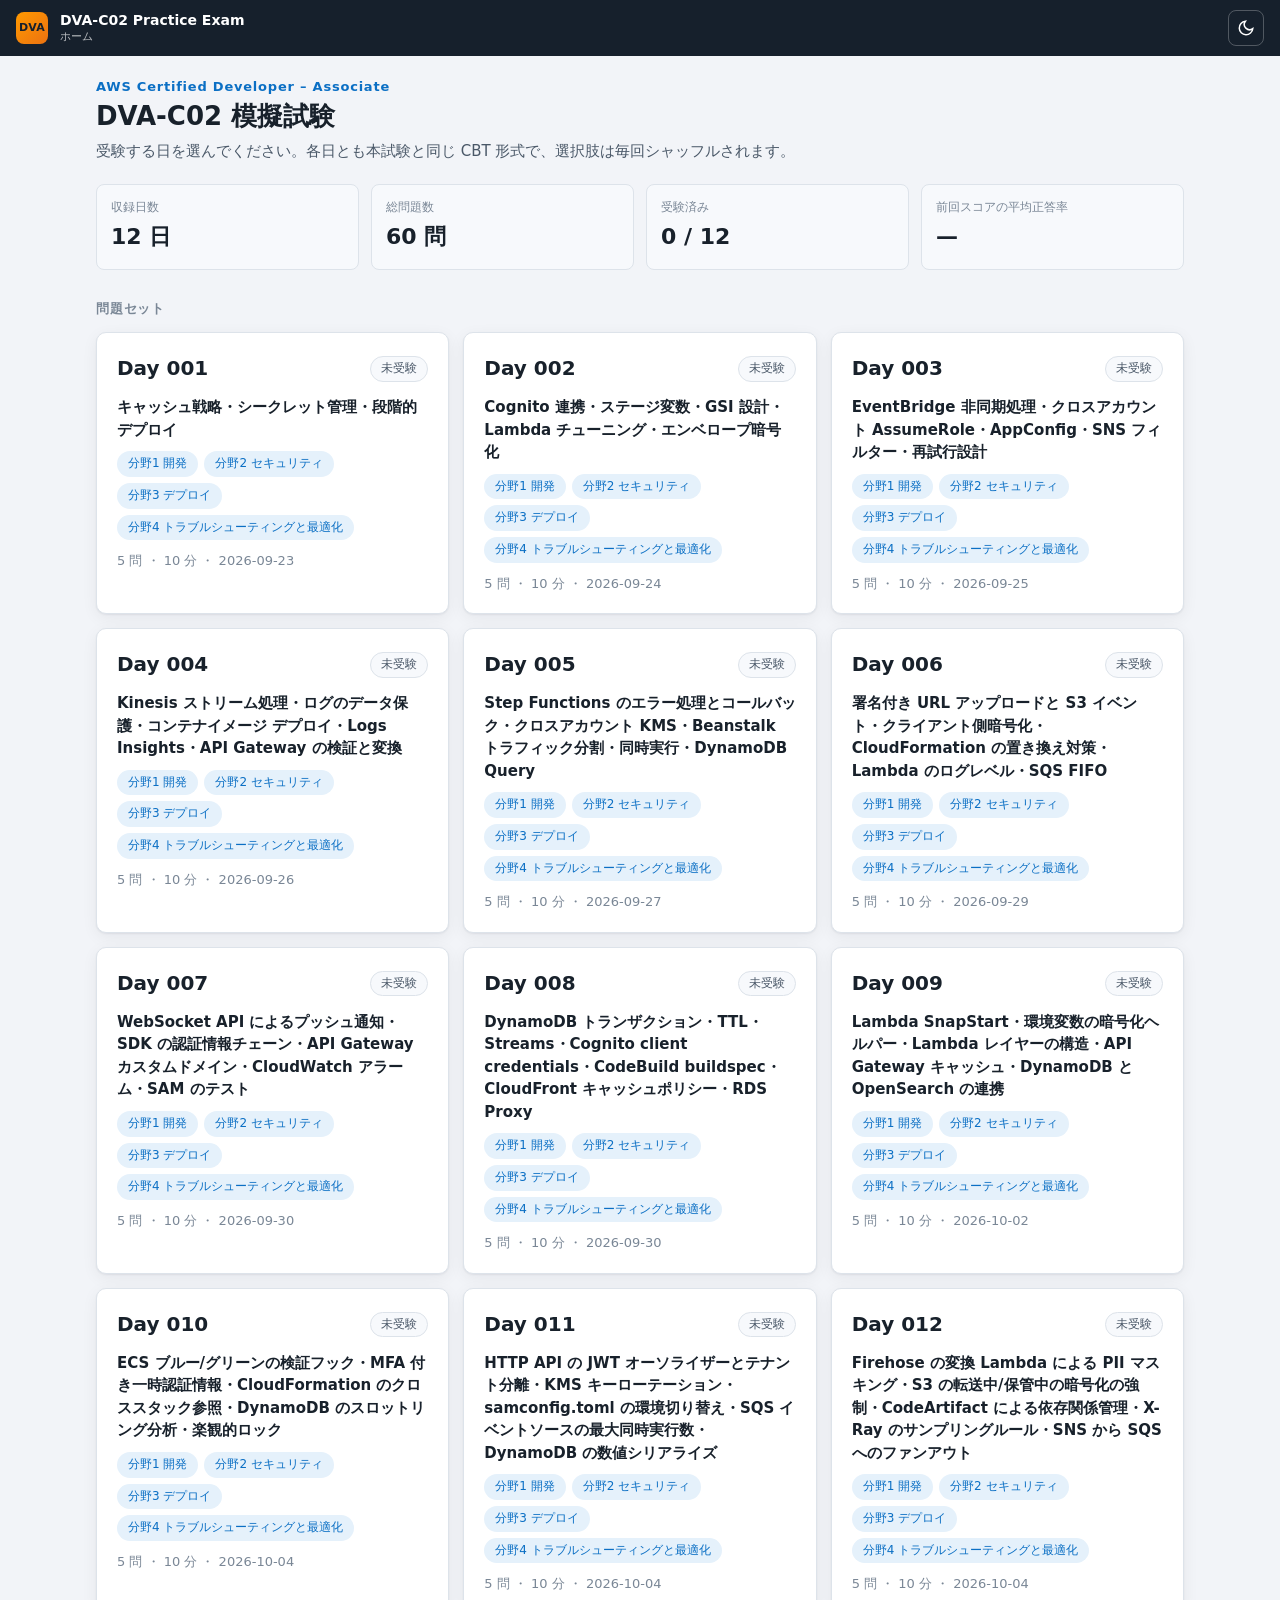
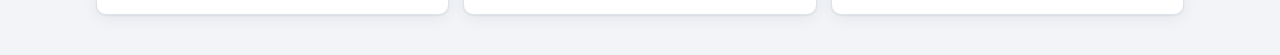
<file: index.html>
<!DOCTYPE html>
<html lang="ja">
<head>
<meta charset="UTF-8">
<meta name="viewport" content="width=device-width, initial-scale=1">
<title>DVA-C02 模擬試験</title>
<link rel="stylesheet" href="assets/css/app.css">
<script>
  /* 保存済みテーマを描画前に適用（ちらつき防止） */
  try { var t = localStorage.getItem("dva-theme"); if (t) document.documentElement.dataset.theme = JSON.parse(t); } catch (e) {}
</script>
</head>
<body>

<header class="appbar">
  <a class="appbar__home" href="#/" aria-label="ホームへ">
    <span class="appbar__logo" aria-hidden="true">DVA</span>
    <span class="appbar__title">
      <strong>DVA-C02 Practice Exam</strong>
      <span id="appDay">ホーム</span>
    </span>
  </a>
  <div class="appbar__spacer"></div>
  <div class="appbar__progress" id="examStatus" hidden>
    <span class="label" id="progressText"></span>
    <span class="bar"><i id="progressBar"></i></span>
    <span class="timer" id="timer">
      <svg viewBox="0 0 24 24" fill="none" stroke="currentColor" stroke-width="2" aria-hidden="true"><circle cx="12" cy="13" r="8"/><path d="M12 9v4l2.5 2.5M9 2h6"/></svg>
      <span id="timerText">00:00</span>
    </span>
  </div>
  <button class="icon-btn" id="themeBtn" type="button" aria-label="ライト/ダーク表示を切り替え">
    <svg viewBox="0 0 24 24" fill="none" stroke="currentColor" stroke-width="2" aria-hidden="true"><path d="M21 12.8A9 9 0 1 1 11.2 3a7 7 0 0 0 9.8 9.8z"/></svg>
  </button>
</header>

<main class="app">

  <!-- ===== ホーム画面 ===== -->
  <section class="view home" id="view-home" hidden>
    <div class="home__head">
      <div class="hero__eyebrow">AWS Certified Developer – Associate</div>
      <h1>DVA-C02 模擬試験</h1>
      <p>受験する日を選んでください。各日とも本試験と同じ CBT 形式で、選択肢は毎回シャッフルされます。</p>
    </div>
    <div class="stats">
      <div class="stat"><div class="stat__label">収録日数</div><div class="stat__value" id="homeDays">—</div></div>
      <div class="stat"><div class="stat__label">総問題数</div><div class="stat__value" id="homeQuestions">—</div></div>
      <div class="stat"><div class="stat__label">受験済み</div><div class="stat__value" id="homeTaken">—</div></div>
      <div class="stat"><div class="stat__label">前回スコアの平均正答率</div><div class="stat__value" id="homeRate">—</div></div>
    </div>
    <h2 class="section-title">問題セット</h2>
    <div class="days" id="dayList"></div>
  </section>

  <!-- ===== 開始画面 ===== -->
  <section class="view" id="view-start" hidden>
    <div class="card hero">
      <div>
        <a class="backlink" href="#/">
          <svg viewBox="0 0 24 24" fill="none" stroke="currentColor" stroke-width="2" aria-hidden="true"><path d="M15 18l-6-6 6-6"/></svg>ホームへ戻る
        </a>
        <h1 id="startTitle">模擬試験</h1>
        <p class="hero__lead" id="startSubtitle"></p>
      </div>
      <div class="stats">
        <div class="stat"><div class="stat__label">問題数</div><div class="stat__value" id="statCount">—</div></div>
        <div class="stat"><div class="stat__label">制限時間</div><div class="stat__value" id="statTime">—</div></div>
        <div class="stat"><div class="stat__label">複数選択問題</div><div class="stat__value" id="statMulti">—</div></div>
        <div class="stat"><div class="stat__label">前回のスコア（<span id="statLastDate">未受験</span>）</div><div class="stat__value" id="statLast">—</div></div>
      </div>
      <div class="chips" id="startDomains"></div>
      <ul class="rules">
        <li>複数選択問題は、指定された数だけ選択してください。指定数に達するとそれ以上は選べません。</li>
        <li>後で確認したい問題には「見直し」フラグを付けられます。問題パレットで状態を確認できます。</li>
        <li>採点は完全一致のみ（部分点なし）です。合格ラインの目安は 72%（本試験のスケールスコア 720 相当）です。</li>
        <li>時間切れになると自動的に採点されます。</li>
      </ul>
      <p class="kbd-hint">ショートカット: <kbd>1</kbd>〜<kbd>7</kbd> / <kbd>A</kbd>〜<kbd>G</kbd> 選択　<kbd>←</kbd><kbd>→</kbd> 前後の問題　<kbd>F</kbd> 見直し</p>
      <div><button class="btn btn--primary btn--lg" id="startBtn" type="button">試験を開始する</button></div>
    </div>
  </section>

  <!-- ===== 試験画面 ===== -->
  <section class="view exam" id="view-exam" hidden>
    <aside class="card qnav" aria-label="問題パレット">
      <div class="qnav__title">問題パレット</div>
      <ol class="qnav__list" id="qnavList"></ol>
      <div class="legend">
        <span><i></i>未回答</span>
        <span><i class="a"></i>回答済み</span>
        <span><i class="f"></i>見直し</span>
      </div>
      <button class="btn btn--block" id="finishBtnSide" type="button">試験を終了</button>
    </aside>

    <article class="card question">
      <header class="question__head">
        <span class="question__no" id="qNo"></span>
        <span class="chips" id="qChips"></span>
      </header>
      <div class="prose" id="qText"></div>
      <p class="question__instruction" id="qInstruction"></p>
      <div class="options" id="qOptions"></div>
    </article>
  </section>

  <!-- ===== 結果画面 ===== -->
  <section class="view result" id="view-result" hidden>
    <div class="card summary">
      <div class="ring" id="scoreRing">
        <div class="ring__label"><strong id="scoreValue">0/0</strong><span id="scoreRate">0%</span></div>
      </div>
      <div>
        <p class="verdict" id="verdict"></p>
        <p class="summary__meta" id="summaryMeta"></p>
        <div class="domains" id="domainBars"></div>
        <div class="summary__actions">
          <button class="btn btn--primary" id="retryBtn" type="button">もう一度解く（再シャッフル）</button>
          <a class="btn" href="#/">ホームへ戻る</a>
        </div>
      </div>
    </div>

    <div class="tabs" role="tablist" aria-label="解説の絞り込み">
      <button class="tab is-active" type="button" role="tab" data-filter="all">すべて<span class="count"></span></button>
      <button class="tab" type="button" role="tab" data-filter="wrong">不正解<span class="count"></span></button>
      <button class="tab" type="button" role="tab" data-filter="flagged">見直し<span class="count"></span></button>
    </div>
    <div class="reviews" id="reviewList"></div>
  </section>
</main>

<!-- ===== 下部アクションバー ===== -->
<nav class="actionbar" id="actionbar" hidden>
  <div class="actionbar__inner">
    <button class="btn" id="prevBtn" type="button">
      <svg viewBox="0 0 24 24" fill="none" stroke="currentColor" stroke-width="2" aria-hidden="true"><path d="M15 18l-6-6 6-6"/></svg>
      <span class="label">前へ</span>
    </button>
    <button class="btn" id="flagBtn" type="button" aria-pressed="false">
      <svg viewBox="0 0 24 24" fill="none" stroke="currentColor" stroke-width="2" aria-hidden="true"><path d="M5 21V4h11l-1.5 4L16 12H5"/></svg>
      <span class="label" id="flagLabel">見直し</span>
    </button>
    <span class="actionbar__spacer"></span>
    <span class="actionbar__status" id="actionStatus"></span>
    <span class="actionbar__spacer"></span>
    <button class="btn" id="nextBtn" type="button">
      <span class="label">次へ</span>
      <svg viewBox="0 0 24 24" fill="none" stroke="currentColor" stroke-width="2" aria-hidden="true"><path d="M9 18l6-6-6-6"/></svg>
    </button>
    <button class="btn btn--primary" id="finishBtn" type="button">終了</button>
  </div>
</nav>

<!-- ===== モーダル / トースト ===== -->
<div class="overlay" id="overlay" role="dialog" aria-modal="true" aria-labelledby="modalTitle" hidden>
  <div class="card modal">
    <h2 id="modalTitle"></h2>
    <div id="modalBody"></div>
    <div class="modal__actions">
      <button class="btn" id="modalCancel" type="button">キャンセル</button>
      <button class="btn btn--primary" id="modalOk" type="button">OK</button>
    </div>
  </div>
</div>
<div class="toast" id="toast" role="status" hidden></div>

<!-- 収録日の一覧（各日の問題データは app.js が data/dayXXX.js を動的に読み込む） -->
<script src="data/days.js"></script>
<script src="assets/js/app.js"></script>
</body>
</html>
</file>
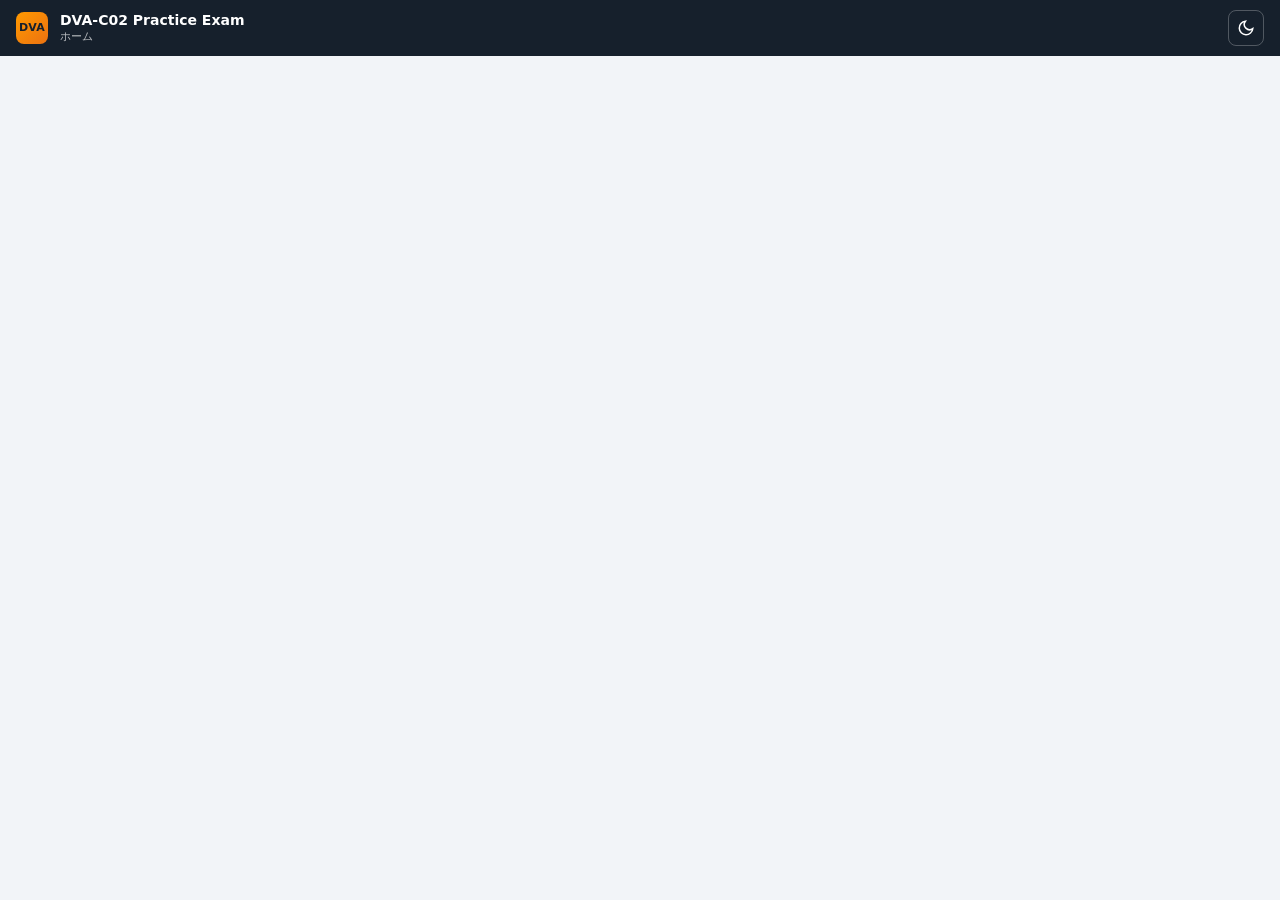
<file: day001.html>
<!DOCTYPE html>
<html lang="ja">
<head>
<meta charset="UTF-8">
<meta name="viewport" content="width=device-width, initial-scale=1">
<title>DVA-C02 模擬試験 Day 001</title>
<link rel="stylesheet" href="assets/css/app.css">
<script>
  /* 保存済みテーマを描画前に適用（ちらつき防止） */
  try { var t = localStorage.getItem("dva-theme"); if (t) document.documentElement.dataset.theme = JSON.parse(t); } catch (e) {}
</script>
</head>
<body>

<header class="appbar">
  <div class="appbar__logo" aria-hidden="true">DVA</div>
  <div class="appbar__title">
    <strong>DVA-C02 Practice Exam</strong>
    <span id="appDay">Day</span>
  </div>
  <div class="appbar__spacer"></div>
  <div class="appbar__progress" id="examStatus" hidden>
    <span class="label" id="progressText"></span>
    <span class="bar"><i id="progressBar"></i></span>
    <span class="timer" id="timer">
      <svg viewBox="0 0 24 24" fill="none" stroke="currentColor" stroke-width="2" aria-hidden="true"><circle cx="12" cy="13" r="8"/><path d="M12 9v4l2.5 2.5M9 2h6"/></svg>
      <span id="timerText">00:00</span>
    </span>
  </div>
  <button class="icon-btn" id="themeBtn" type="button" aria-label="ライト/ダーク表示を切り替え">
    <svg viewBox="0 0 24 24" fill="none" stroke="currentColor" stroke-width="2" aria-hidden="true"><path d="M21 12.8A9 9 0 1 1 11.2 3a7 7 0 0 0 9.8 9.8z"/></svg>
  </button>
</header>

<main class="app">

  <!-- ===== 開始画面 ===== -->
  <section class="view" id="view-start" hidden>
    <div class="card hero">
      <div>
        <div class="hero__eyebrow">AWS Certified Developer – Associate</div>
        <h1 id="startTitle">模擬試験</h1>
        <p class="hero__lead">本試験と同じ CBT 形式です。選択肢の順序は開始するたびにシャッフルされます。</p>
      </div>
      <div class="stats">
        <div class="stat"><div class="stat__label">問題数</div><div class="stat__value" id="statCount">—</div></div>
        <div class="stat"><div class="stat__label">制限時間</div><div class="stat__value" id="statTime">—</div></div>
        <div class="stat"><div class="stat__label">複数選択問題</div><div class="stat__value" id="statMulti">—</div></div>
        <div class="stat"><div class="stat__label">前回のスコア（<span id="statLastDate">未受験</span>）</div><div class="stat__value" id="statLast">—</div></div>
      </div>
      <div class="chips" id="startDomains"></div>
      <ul class="rules">
        <li>複数選択問題は、指定された数だけ選択してください。指定数に達するとそれ以上は選べません。</li>
        <li>後で確認したい問題には「見直し」フラグを付けられます。左の問題パレットで状態を確認できます。</li>
        <li>採点は完全一致のみ（部分点なし）です。合格ラインの目安は 72%（本試験のスケールスコア 720 相当）です。</li>
        <li>時間切れになると自動的に採点されます。</li>
      </ul>
      <p class="kbd-hint">ショートカット: <kbd>1</kbd>〜<kbd>7</kbd> / <kbd>A</kbd>〜<kbd>G</kbd> 選択　<kbd>←</kbd><kbd>→</kbd> 前後の問題　<kbd>F</kbd> 見直し</p>
      <div><button class="btn btn--primary btn--lg" id="startBtn" type="button">試験を開始する</button></div>
    </div>
  </section>

  <!-- ===== 試験画面 ===== -->
  <section class="view exam" id="view-exam" hidden>
    <aside class="card qnav" aria-label="問題パレット">
      <div class="qnav__title">問題パレット</div>
      <ol class="qnav__list" id="qnavList"></ol>
      <div class="legend">
        <span><i></i>未回答</span>
        <span><i class="a"></i>回答済み</span>
        <span><i class="f"></i>見直し</span>
      </div>
      <button class="btn btn--block" id="finishBtnSide" type="button">試験を終了</button>
    </aside>

    <article class="card question">
      <header class="question__head">
        <span class="question__no" id="qNo"></span>
        <span class="chips" id="qChips"></span>
      </header>
      <div class="prose" id="qText"></div>
      <p class="question__instruction" id="qInstruction"></p>
      <div class="options" id="qOptions"></div>
    </article>
  </section>

  <!-- ===== 結果画面 ===== -->
  <section class="view result" id="view-result" hidden>
    <div class="card summary">
      <div class="ring" id="scoreRing">
        <div class="ring__label"><strong id="scoreValue">0/0</strong><span id="scoreRate">0%</span></div>
      </div>
      <div>
        <p class="verdict" id="verdict"></p>
        <p class="summary__meta" id="summaryMeta"></p>
        <div class="domains" id="domainBars"></div>
        <div class="summary__actions">
          <button class="btn btn--primary" id="retryBtn" type="button">もう一度解く（再シャッフル）</button>
          <button class="btn" id="homeBtn" type="button">スタート画面へ</button>
        </div>
      </div>
    </div>

    <div class="tabs" role="tablist" aria-label="解説の絞り込み">
      <button class="tab is-active" type="button" role="tab" data-filter="all">すべて<span class="count"></span></button>
      <button class="tab" type="button" role="tab" data-filter="wrong">不正解<span class="count"></span></button>
      <button class="tab" type="button" role="tab" data-filter="flagged">見直し<span class="count"></span></button>
    </div>
    <div class="reviews" id="reviewList"></div>
  </section>
</main>

<!-- ===== 下部アクションバー ===== -->
<nav class="actionbar" id="actionbar" hidden>
  <div class="actionbar__inner">
    <button class="btn" id="prevBtn" type="button">
      <svg viewBox="0 0 24 24" fill="none" stroke="currentColor" stroke-width="2" aria-hidden="true"><path d="M15 18l-6-6 6-6"/></svg>
      <span class="label">前へ</span>
    </button>
    <button class="btn" id="flagBtn" type="button" aria-pressed="false">
      <svg viewBox="0 0 24 24" fill="none" stroke="currentColor" stroke-width="2" aria-hidden="true"><path d="M5 21V4h11l-1.5 4L16 12H5"/></svg>
      <span class="label" id="flagLabel">見直し</span>
    </button>
    <span class="actionbar__spacer"></span>
    <span class="actionbar__status" id="actionStatus"></span>
    <span class="actionbar__spacer"></span>
    <button class="btn" id="nextBtn" type="button">
      <span class="label">次へ</span>
      <svg viewBox="0 0 24 24" fill="none" stroke="currentColor" stroke-width="2" aria-hidden="true"><path d="M9 18l6-6-6-6"/></svg>
    </button>
    <button class="btn btn--primary" id="finishBtn" type="button">終了</button>
  </div>
</nav>

<!-- ===== モーダル / トースト ===== -->
<div class="overlay" id="overlay" role="dialog" aria-modal="true" aria-labelledby="modalTitle" hidden>
  <div class="card modal">
    <h2 id="modalTitle"></h2>
    <div id="modalBody"></div>
    <div class="modal__actions">
      <button class="btn" id="modalCancel" type="button">キャンセル</button>
      <button class="btn btn--primary" id="modalOk" type="button">OK</button>
    </div>
  </div>
</div>
<div class="toast" id="toast" role="status" hidden></div>

<script src="data/day001.js"></script>
<script src="assets/js/app.js"></script>
</body>
</html>
</file>
<file: assets/css/app.css>
/* =========================================================
 *  DVA-C02 模擬試験アプリ 共通スタイル
 * ========================================================= */

/* ---------- デザイントークン ---------- */
:root {
  --bg: #f2f4f8;
  --surface: #ffffff;
  --surface-2: #f7f9fc;
  --ink: #18212b;
  --ink-2: #4a5868;
  --muted: #7a8796;
  --line: #dde3ea;
  --brand: #16202c;
  --brand-ink: #ffffff;
  --accent: #0b6fc4;
  --accent-ink: #ffffff;
  --accent-soft: #e5f1fb;
  --flag: #b86e00;
  --flag-soft: #fdf1de;
  --ok: #1a7c3a;
  --ok-soft: #e3f3e8;
  --ng: #b3261e;
  --ng-soft: #fbe8e6;
  --code-bg: #f3f5f8;
  --shadow: 0 1px 2px rgba(16, 24, 40, .06), 0 4px 16px rgba(16, 24, 40, .06);
  --radius: 10px;
  --appbar-h: 56px;
  --actionbar-h: 64px;
  color-scheme: light;
}
@media (prefers-color-scheme: dark) {
  :root:not([data-theme="light"]) {
    --bg: #0f1318; --surface: #181e26; --surface-2: #1d252f; --ink: #e4e9ef; --ink-2: #b4c0cc;
    --muted: #8795a4; --line: #2b3542; --brand: #0a0e13; --accent: #5aa9ec; --accent-ink: #0b1520;
    --accent-soft: #19314a; --flag: #f0a53a; --flag-soft: #3a2a12; --ok: #5cc27d; --ok-soft: #15301f;
    --ng: #ef7b73; --ng-soft: #3a1d1b; --code-bg: #10151b;
    --shadow: 0 1px 2px rgba(0, 0, 0, .3), 0 4px 16px rgba(0, 0, 0, .25);
    color-scheme: dark;
  }
}
:root[data-theme="dark"] {
  --bg: #0f1318; --surface: #181e26; --surface-2: #1d252f; --ink: #e4e9ef; --ink-2: #b4c0cc;
  --muted: #8795a4; --line: #2b3542; --brand: #0a0e13; --accent: #5aa9ec; --accent-ink: #0b1520;
  --accent-soft: #19314a; --flag: #f0a53a; --flag-soft: #3a2a12; --ok: #5cc27d; --ok-soft: #15301f;
  --ng: #ef7b73; --ng-soft: #3a1d1b; --code-bg: #10151b;
  --shadow: 0 1px 2px rgba(0, 0, 0, .3), 0 4px 16px rgba(0, 0, 0, .25);
  color-scheme: dark;
}

/* ---------- ベース ---------- */
*, *::before, *::after { box-sizing: border-box; }
html, body { margin: 0; }
[hidden] { display: none !important; }
body {
  background: var(--bg);
  color: var(--ink);
  font-family: "Hiragino Sans", "Noto Sans JP", "Yu Gothic UI", system-ui, sans-serif;
  font-size: 15px;
  line-height: 1.75;
  -webkit-font-smoothing: antialiased;
}
a { color: var(--accent); }
code, pre { font-family: "SFMono-Regular", Menlo, Consolas, monospace; }
:not(pre) > code { background: var(--code-bg); border: 1px solid var(--line); padding: 0 4px; border-radius: 4px; font-size: .9em; }
pre {
  background: var(--code-bg); border: 1px solid var(--line); border-radius: 8px;
  padding: 12px 14px; margin: 10px 0 0; overflow-x: auto;
  font-size: 12.5px; line-height: 1.6;
}
:focus-visible { outline: 2px solid var(--accent); outline-offset: 2px; }

/* ---------- ボタン ---------- */
.btn {
  display: inline-flex; align-items: center; justify-content: center; gap: 6px;
  min-height: 40px; padding: 0 16px;
  font: inherit; font-size: 14px; font-weight: 600;
  color: var(--ink); background: var(--surface);
  border: 1px solid var(--line); border-radius: 8px;
  cursor: pointer; transition: background .15s, border-color .15s, color .15s;
}
.btn:hover:not(:disabled) { border-color: var(--accent); }
.btn:disabled { opacity: .45; cursor: not-allowed; }
.btn--primary { background: var(--accent); border-color: var(--accent); color: var(--accent-ink); }
.btn--primary:hover:not(:disabled) { filter: brightness(1.08); }
.btn--ghost { background: transparent; }
.btn--block { width: 100%; }
a.btn { text-decoration: none; }
.btn--lg { min-height: 48px; padding: 0 28px; font-size: 16px; }
.btn.is-on { color: var(--flag); border-color: var(--flag); background: var(--flag-soft); }
.btn svg { width: 18px; height: 18px; flex: none; }
.icon-btn {
  width: 36px; height: 36px; display: inline-grid; place-items: center;
  background: transparent; color: inherit; border: 1px solid rgba(255, 255, 255, .25); border-radius: 8px; cursor: pointer;
}
.icon-btn svg { width: 18px; height: 18px; }

/* ---------- チップ ---------- */
.chip {
  display: inline-flex; align-items: center; gap: 4px;
  padding: 1px 10px; border-radius: 999px;
  font-size: 12px; line-height: 1.8;
  color: var(--ink-2); background: var(--surface-2); border: 1px solid var(--line);
}
.chip--accent { color: var(--accent); background: var(--accent-soft); border-color: transparent; }
.chip--flag { color: var(--flag); background: var(--flag-soft); border-color: transparent; }

/* ---------- アプリバー ---------- */
.appbar {
  position: sticky; top: 0; z-index: 30;
  height: var(--appbar-h);
  display: flex; align-items: center; gap: 12px;
  padding: 0 16px;
  background: var(--brand); color: var(--brand-ink);
}
.appbar__logo {
  width: 32px; height: 32px; border-radius: 8px; flex: none;
  display: grid; place-items: center;
  background: linear-gradient(135deg, #ff9900, #ec7211);
  color: #16202c; font-weight: 800; font-size: 11px; letter-spacing: .02em;
}
.appbar__title { display: flex; flex-direction: column; line-height: 1.25; min-width: 0; }
.appbar__title strong { font-size: 14px; white-space: nowrap; overflow: hidden; text-overflow: ellipsis; }
.appbar__title span { font-size: 11px; opacity: .7; }
.appbar__spacer { flex: 1; }
.appbar__progress { display: flex; align-items: center; gap: 10px; font-size: 12px; opacity: .9; }
.appbar__progress .bar { width: 140px; height: 6px; border-radius: 999px; background: rgba(255, 255, 255, .18); overflow: hidden; }
.appbar__progress .bar i { display: block; height: 100%; width: 0; background: #ff9900; transition: width .25s; }
.timer {
  display: inline-flex; align-items: center; gap: 6px;
  padding: 4px 12px; border-radius: 999px;
  background: rgba(255, 255, 255, .12);
  font-weight: 700; font-variant-numeric: tabular-nums;
}
.timer svg { width: 16px; height: 16px; }
.timer.is-warn { background: #b3261e; animation: pulse 1s ease-in-out infinite; }
@keyframes pulse { 50% { opacity: .75; } }

/* ---------- レイアウト ---------- */
.app { max-width: 1120px; margin: 0 auto; padding: 20px 16px 40px; }
.view { animation: fade .2s ease-out; }
@keyframes fade { from { opacity: 0; transform: translateY(4px); } to { opacity: 1; transform: none; } }
.card { background: var(--surface); border: 1px solid var(--line); border-radius: var(--radius); box-shadow: var(--shadow); }

/* ---------- ホーム画面 ---------- */
.home { display: grid; gap: 20px; }
.home__head h1 { margin: 0; font-size: 26px; line-height: 1.35; }
.home__head p { margin: 4px 0 0; color: var(--ink-2); }
.section-title { margin: 8px 0 -8px; font-size: 13px; font-weight: 700; color: var(--muted); letter-spacing: .06em; }
.days { display: grid; grid-template-columns: repeat(auto-fill, minmax(280px, 1fr)); gap: 14px; }
.daycard {
  display: grid; gap: 10px; align-content: start;
  padding: 18px 20px; color: inherit; text-decoration: none;
  transition: border-color .15s, transform .15s;
}
a.daycard:hover { border-color: var(--accent); transform: translateY(-2px); }
.daycard__top { display: flex; align-items: center; justify-content: space-between; gap: 8px; }
.daycard__day { font-size: 20px; font-weight: 800; }
.daycard__title { font-weight: 600; line-height: 1.5; }
.daycard__meta { font-size: 13px; color: var(--muted); }
.daycard.is-loading { opacity: .6; }
.daycard.is-error { border-color: var(--ng); color: var(--ng); }
.backlink { display: inline-flex; align-items: center; gap: 4px; font-size: 14px; font-weight: 600; text-decoration: none; }
.backlink svg { width: 16px; height: 16px; }
.appbar__home { display: flex; align-items: center; gap: 12px; color: inherit; text-decoration: none; min-width: 0; }

/* ---------- 開始画面 ---------- */
.hero { padding: 32px; display: grid; gap: 24px; }
.hero__eyebrow { color: var(--accent); font-weight: 700; font-size: 13px; letter-spacing: .06em; }
.hero h1 { margin: 4px 0 0; font-size: 28px; line-height: 1.35; }
.hero__lead { color: var(--ink-2); margin: 8px 0 0; }
.stats { display: grid; grid-template-columns: repeat(auto-fit, minmax(140px, 1fr)); gap: 12px; }
.stat { background: var(--surface-2); border: 1px solid var(--line); border-radius: 8px; padding: 12px 14px; }
.stat__label { font-size: 12px; color: var(--muted); }
.stat__value { font-size: 22px; font-weight: 700; font-variant-numeric: tabular-nums; }
.rules { margin: 0; padding-left: 1.2em; color: var(--ink-2); }
.rules li + li { margin-top: 4px; }
.kbd-hint { font-size: 13px; color: var(--muted); }
kbd {
  display: inline-block; min-width: 1.6em; padding: 0 5px; text-align: center;
  font: 12px/1.6 "SFMono-Regular", Menlo, monospace;
  background: var(--surface-2); border: 1px solid var(--line); border-bottom-width: 2px; border-radius: 4px;
}
.chips { display: flex; flex-wrap: wrap; gap: 6px; }

/* ---------- 試験画面 ---------- */
.exam { display: grid; grid-template-columns: 220px minmax(0, 1fr); gap: 20px; padding-bottom: var(--actionbar-h); }
.qnav { position: sticky; top: calc(var(--appbar-h) + 20px); align-self: start; padding: 16px; display: grid; gap: 14px; }
.qnav__title { font-size: 12px; font-weight: 700; color: var(--muted); letter-spacing: .06em; }
.qnav__list { list-style: none; margin: 0; padding: 0; display: grid; grid-template-columns: repeat(5, 1fr); gap: 6px; }
.qnav__item {
  position: relative; aspect-ratio: 1; width: 100%;
  display: grid; place-items: center;
  font: inherit; font-weight: 700; font-size: 14px;
  color: var(--ink-2); background: var(--surface-2);
  border: 1px solid var(--line); border-radius: 8px; cursor: pointer;
}
.qnav__item:hover { border-color: var(--accent); }
.qnav__item.is-answered { background: var(--accent-soft); color: var(--accent); border-color: transparent; }
.qnav__item.is-current { outline: 2px solid var(--accent); outline-offset: 1px; }
.qnav__item.is-flagged::after {
  content: ""; position: absolute; top: 3px; right: 3px;
  width: 7px; height: 7px; border-radius: 50%; background: var(--flag);
}
.legend { display: grid; gap: 4px; font-size: 12px; color: var(--muted); }
.legend span { display: inline-flex; align-items: center; gap: 6px; }
.legend i { width: 10px; height: 10px; border-radius: 3px; display: inline-block; border: 1px solid var(--line); background: var(--surface-2); }
.legend i.a { background: var(--accent-soft); border-color: transparent; }
.legend i.f { background: var(--flag); border-radius: 50%; border-color: transparent; }

.question { padding: 24px 28px; }
.question__head { display: flex; flex-wrap: wrap; align-items: center; gap: 8px; margin-bottom: 14px; }
.question__no { font-size: 20px; font-weight: 800; margin-right: 4px; }
.prose p { margin: 0 0 10px; }
.prose ul { margin: 0 0 10px; padding-left: 1.3em; }
.prose li + li { margin-top: 2px; }
.question__instruction {
  display: flex; align-items: center; justify-content: space-between; gap: 8px; flex-wrap: wrap;
  margin: 18px 0 12px; padding-top: 14px; border-top: 1px dashed var(--line);
  font-weight: 700;
}
.question__instruction small { font-weight: 500; color: var(--muted); }

.options { display: grid; gap: 10px; }
.option {
  display: flex; gap: 12px; align-items: flex-start;
  padding: 12px 14px; min-width: 0;
  background: var(--surface); border: 1.5px solid var(--line); border-radius: 10px;
  cursor: pointer; transition: border-color .15s, background .15s, transform .08s;
}
.option:hover { border-color: var(--accent); }
.option:active { transform: scale(.995); }
.option input { position: absolute; opacity: 0; pointer-events: none; }
.option__key {
  flex: none; width: 28px; height: 28px; margin-top: 1px;
  display: grid; place-items: center;
  font-weight: 700; font-size: 13px;
  color: var(--ink-2); background: var(--surface-2); border: 1px solid var(--line);
  border-radius: 50%;
}
.option--multi .option__key { border-radius: 7px; }
.option__body { flex: 1; min-width: 0; }
.option.is-selected { border-color: var(--accent); background: var(--accent-soft); }
.option.is-selected .option__key { background: var(--accent); border-color: var(--accent); color: var(--accent-ink); }
.option.is-disabled { opacity: .5; cursor: not-allowed; }
.option.is-disabled:hover { border-color: var(--line); }
.option input:focus-visible + .option__key { outline: 2px solid var(--accent); outline-offset: 2px; }

/* 下部アクションバー */
.actionbar {
  position: fixed; left: 0; right: 0; bottom: 0; z-index: 25;
  height: var(--actionbar-h);
  background: var(--surface); border-top: 1px solid var(--line);
  box-shadow: 0 -4px 16px rgba(16, 24, 40, .06);
}
.actionbar__inner {
  max-width: 1120px; height: 100%; margin: 0 auto; padding: 0 16px;
  display: flex; align-items: center; gap: 8px;
}
.actionbar__spacer { flex: 1; }
.actionbar__status { font-size: 13px; color: var(--muted); font-variant-numeric: tabular-nums; }

/* ---------- 結果画面 ---------- */
.result { display: grid; gap: 20px; }
.summary { padding: 28px; display: grid; grid-template-columns: auto 1fr; gap: 28px; align-items: center; }
.ring {
  --p: 0; --c: var(--accent);
  width: 148px; height: 148px; border-radius: 50%;
  display: grid; place-items: center;
  background: conic-gradient(var(--c) calc(var(--p) * 1%), var(--surface-2) 0);
}
.ring::before { content: ""; grid-area: 1 / 1; width: 116px; height: 116px; border-radius: 50%; background: var(--surface); }
.ring__label { grid-area: 1 / 1; text-align: center; line-height: 1.2; z-index: 1; }
.ring__label strong { display: block; font-size: 32px; font-variant-numeric: tabular-nums; }
.ring__label span { font-size: 12px; color: var(--muted); }
.ring.is-pass { --c: var(--ok); }
.ring.is-fail { --c: var(--ng); }
.verdict { font-size: 22px; font-weight: 800; margin: 0; }
.verdict.is-pass { color: var(--ok); }
.verdict.is-fail { color: var(--ng); }
.summary__meta { color: var(--muted); font-size: 13px; margin: 2px 0 14px; }
.domains { display: grid; gap: 8px; margin-bottom: 18px; }
.domain { display: grid; grid-template-columns: minmax(0, 200px) 1fr 48px; gap: 10px; align-items: center; font-size: 13px; }
.domain__name { white-space: nowrap; overflow: hidden; text-overflow: ellipsis; color: var(--ink-2); }
.domain__bar { height: 8px; border-radius: 999px; background: var(--surface-2); border: 1px solid var(--line); overflow: hidden; }
.domain__bar i { display: block; height: 100%; background: var(--accent); }
.domain__val { text-align: right; font-variant-numeric: tabular-nums; color: var(--ink-2); }
.summary__actions { display: flex; flex-wrap: wrap; gap: 8px; }

.tabs { display: inline-flex; gap: 4px; padding: 4px; background: var(--surface); border: 1px solid var(--line); border-radius: 10px; }
.tab { font: inherit; font-size: 13px; font-weight: 600; padding: 6px 14px; border: 0; border-radius: 7px; background: transparent; color: var(--ink-2); cursor: pointer; }
.tab.is-active { background: var(--accent); color: var(--accent-ink); }
.tab .count { opacity: .75; margin-left: 4px; font-variant-numeric: tabular-nums; }

.reviews { display: grid; gap: 12px; }
.review { overflow: hidden; }
.review > summary {
  list-style: none; cursor: pointer;
  display: flex; flex-wrap: wrap; align-items: center; gap: 8px;
  padding: 14px 20px;
}
.review > summary::-webkit-details-marker { display: none; }
.review > summary::after { content: "▾"; margin-left: auto; color: var(--muted); transition: transform .2s; }
.review[open] > summary::after { transform: rotate(180deg); }
.review[open] > summary { border-bottom: 1px solid var(--line); }
.review__title { font-weight: 800; }
.review__answer { font-size: 13px; color: var(--muted); }
.review__body { padding: 18px 20px 22px; }
.badge { display: inline-block; padding: 1px 10px; border-radius: 6px; font-size: 12px; font-weight: 700; color: #fff; }
.badge--ok { background: var(--ok); }
.badge--ng { background: var(--ng); }

.ropt { margin-top: 10px; padding: 12px 14px; border: 1.5px solid var(--line); border-radius: 10px; min-width: 0; }
.ropt.is-correct { border-color: var(--ok); background: var(--ok-soft); }
.ropt.is-wrong { border-color: var(--ng); background: var(--ng-soft); }
.ropt__head { display: flex; flex-wrap: wrap; align-items: center; gap: 8px; font-weight: 700; margin-bottom: 4px; }
.ropt__mark.is-ok { color: var(--ok); }
.ropt__mark.is-ng { color: var(--ng); }
.ropt__why { margin-top: 8px; padding-top: 8px; border-top: 1px dashed var(--line); font-size: 14px; color: var(--ink-2); }
.ropt__why strong { color: var(--ink); }

.explain { margin-top: 16px; padding: 14px 16px; background: var(--surface-2); border-left: 4px solid var(--accent); border-radius: 0 8px 8px 0; }
.explain h4 { margin: 6px 0 4px; font-size: 14px; }
.explain p, .explain ul { margin: 0 0 8px; }
.refs { font-size: 13px; padding-left: 1.2em; }
.refs a { word-break: break-all; }
.empty { padding: 28px; text-align: center; color: var(--muted); }

/* ---------- モーダル / トースト ---------- */
.overlay {
  position: fixed; inset: 0; z-index: 50;
  display: grid; place-items: center; padding: 16px;
  background: rgba(8, 12, 18, .5);
  animation: fade .15s ease-out;
}
.modal { width: 100%; max-width: 440px; padding: 24px; }
.modal h2 { margin: 0 0 8px; font-size: 18px; }
.modal__stats { display: grid; grid-template-columns: 1fr 1fr; gap: 8px; margin: 12px 0; }
.modal__actions { display: flex; justify-content: flex-end; gap: 8px; margin-top: 18px; }
.toast {
  position: fixed; left: 50%; bottom: calc(var(--actionbar-h) + 16px); z-index: 60;
  transform: translateX(-50%);
  padding: 8px 16px; border-radius: 8px;
  background: var(--brand); color: var(--brand-ink); font-size: 13px;
  box-shadow: var(--shadow);
  animation: fade .15s ease-out;
}

/* ---------- レスポンシブ ---------- */
@media (max-width: 860px) {
  .exam { grid-template-columns: minmax(0, 1fr); gap: 12px; }
  .qnav { position: static; padding: 10px 12px; grid-template-columns: 1fr; }
  .qnav__title, .legend, .qnav .btn { display: none; }
  .qnav__list { grid-template-columns: repeat(auto-fill, 40px); }
  .qnav__item { aspect-ratio: auto; height: 40px; }
  .appbar__progress .bar { width: 80px; }
  .summary { grid-template-columns: 1fr; justify-items: start; }
}
@media (max-width: 600px) {
  .app { padding: 12px 16px 32px; }
  .hero { padding: 20px; }
  .hero h1, .home__head h1 { font-size: 22px; }
  .days { grid-template-columns: minmax(0, 1fr); }
  .question { padding: 16px; }
  .appbar__title span, .appbar__progress .label { display: none; }
  .appbar__progress .bar { width: 56px; }
  .actionbar .btn { padding: 0 12px; }
  .actionbar .btn .label { display: none; }
  .actionbar__status { display: none; }
  .domain { grid-template-columns: 1fr 48px; }
  .domain__bar { grid-column: 1 / -1; grid-row: 2; }
  .review > summary, .review__body { padding-left: 14px; padding-right: 14px; }
}
@media (prefers-reduced-motion: reduce) {
  *, *::before, *::after { animation: none !important; transition: none !important; }
}
</file>
